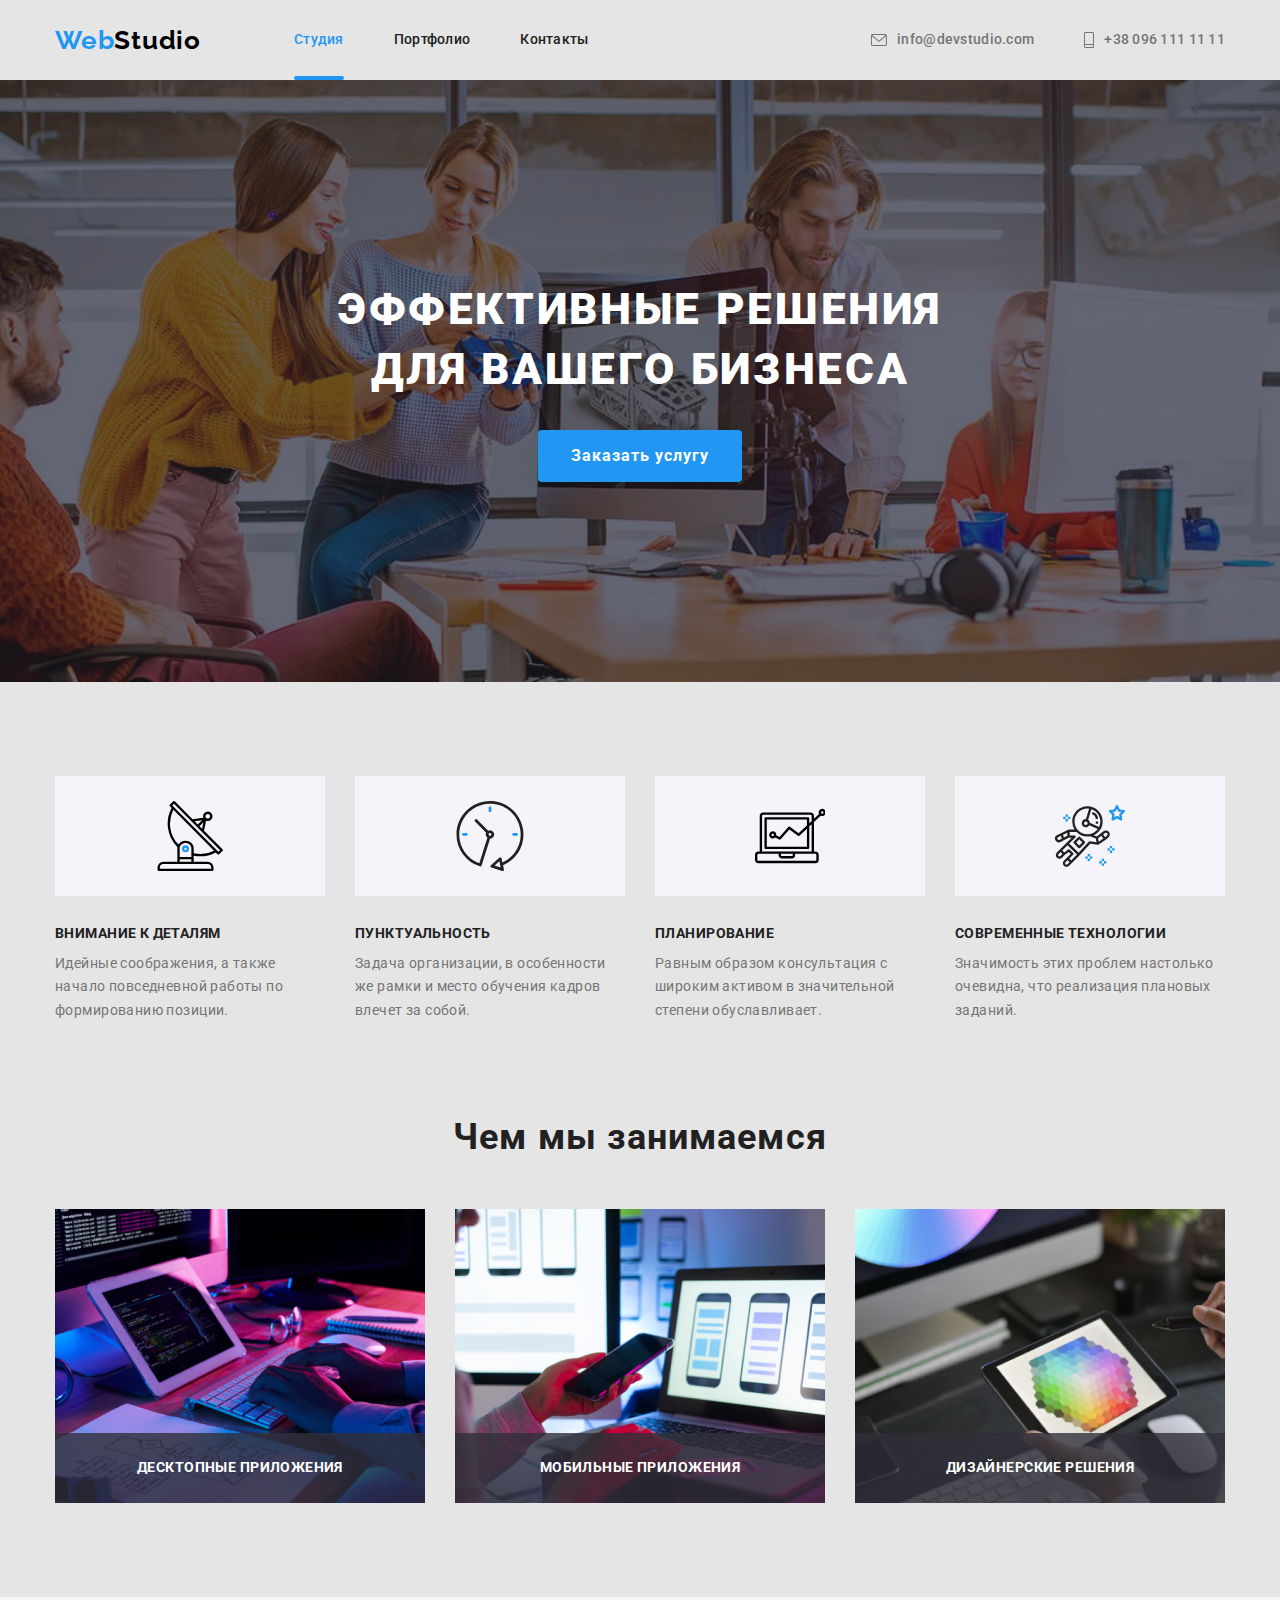
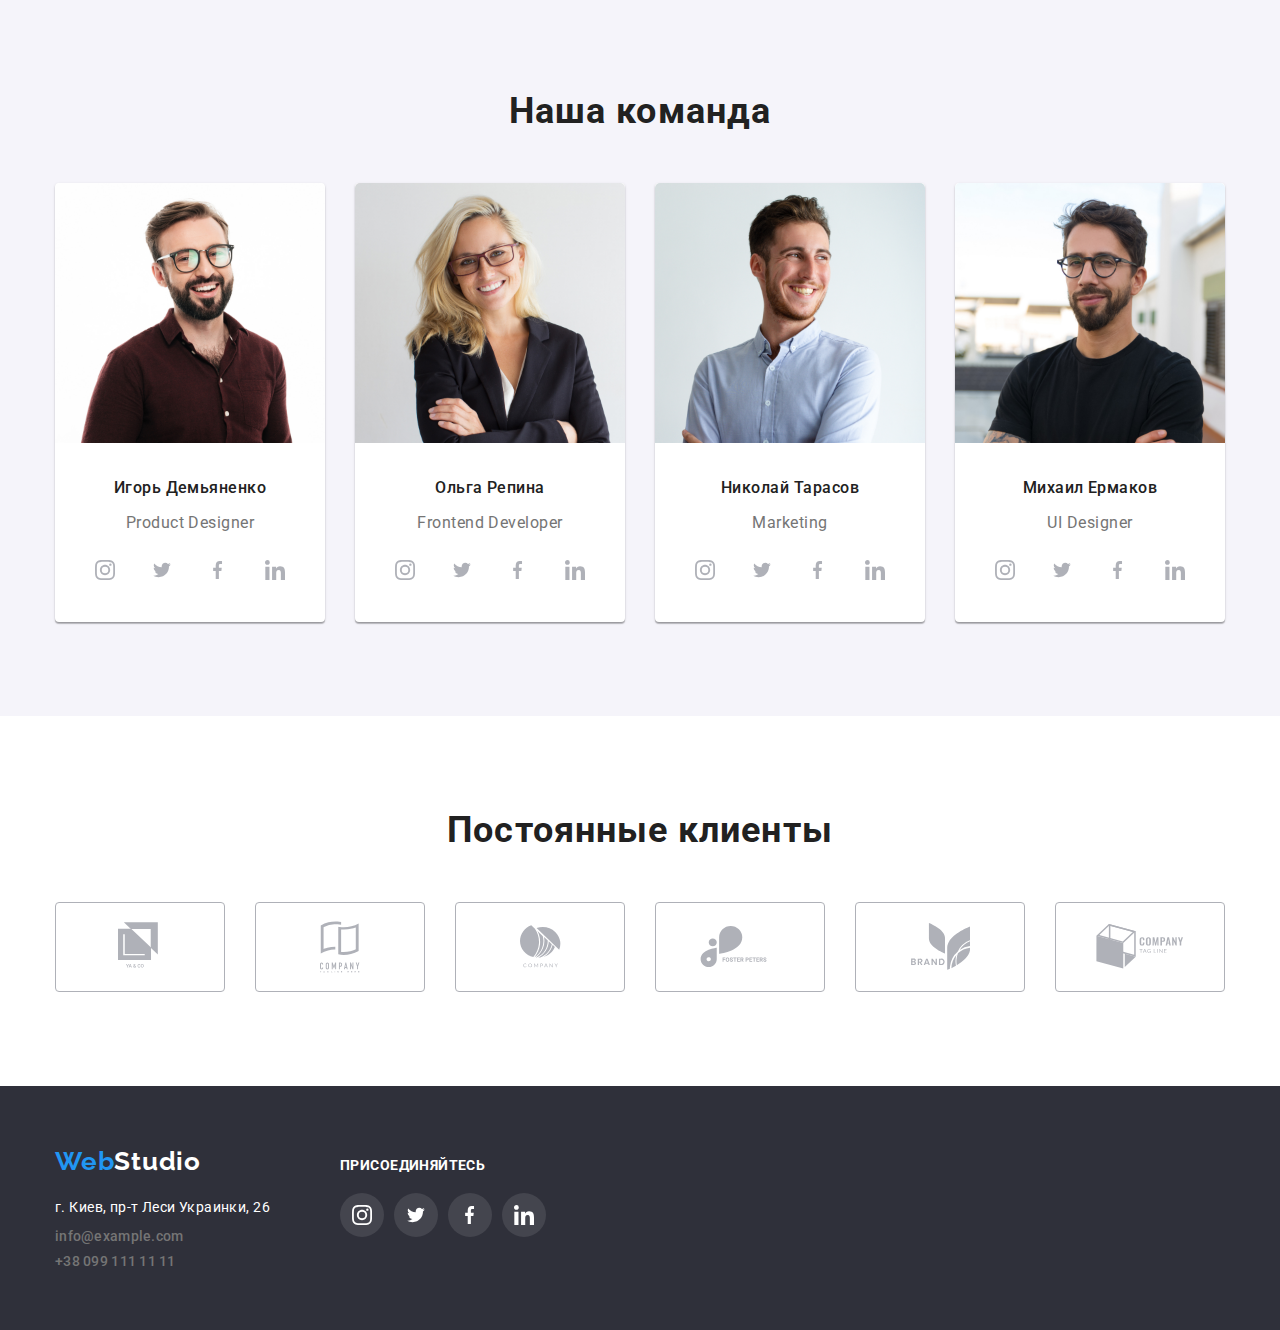
<file: index.html>
<!DOCTYPE html>
<html lang="ru">

<head>
    <meta charset="UTF-8">
    <meta name="viewport" content="width=device-width, initial-scale=1.0">
    <title>WebStudio</title>
    <link rel="stylesheet" href="./css/reset.css">
    <link rel="stylesheet" href="https://cdnjs.cloudflare.com/ajax/libs/modern-normalize/1.0.0/modern-normalize.min.css">
    <link rel="stylesheet" href="./css/styles.css">
    <link rel="preconnect" href="https://fonts.gstatic.com">
    <link href="https://fonts.googleapis.com/css2?family=Raleway:wght@700&display=swap" rel="stylesheet">
    <link rel="preconnect" href="https://fonts.gstatic.com">
    <link href="https://fonts.googleapis.com/css2?family=Roboto:wght@400;500;700;900&display=swap" rel="stylesheet">
</head>

<body>
    <header class="header">
        <div class="container">
            <div class="header-wrapper">
                <nav class="header-nav">
                    <a href="./index.html" class="logo">
                        <span class="logo-web">Web</span><span class="logo-header">Studio</span>
                    </a>
                    <ul class="header-pages">
                        <li class="item">
                            <a href="./index.html" class="header-link active-page">студия</a></li>
                        <li class="item">
                            <a href="./portfolio.html" class="header-link">портфолио</a></li>
                        <li class="item">
                            <a href="#" class="header-link">контакты</a></li>
                    </ul>
                </nav>
                <ul class="header-contacts">
                    <li class="item">
                        <a href="mailto:info@devstudio.com" class="contact-link">
                            <svg class="contact-icon" width="16" height="12">
                                <use href="./images/symbol-defs.svg#icon-mail"></use>
                            </svg>
                            info@devstudio.com
                        </a>
                    </li>
                    <li class="item">
                        <a href="tel:+380961111111" class="contact-link">
                            <svg class="contact-icon" width="10" height="16">
                                <use href="./images/symbol-defs.svg#icon-phone"></use>
                            </svg>
                            +38 096 111 11 11
                        </a>
                    </li>
                </ul>
            </div>
        </div>
    </header>

    <main>
        <section class="hero hero-overlay">
            <h1 class="hero-title">эффективные решения для вашего бизнеса</h1>
            <button class="hero-button" data-open-modal>заказать услугу</button>
        </section>

        <section class="preferences">
            <div class="container">
                <h2 class="visually-hidden">преимущества</h2>
                <ul class="preferences-list">
                    <li class="item">
                        <div class="preferences-icon">
                            <svg class="icon" width="70" height="70">
                                <use href="./images/symbol-defs.svg#icon-satellite"></use>
                            </svg>
                        </div>
                        <h3 class="preferences-title">внимание к деталям</h3>
                        <p class="preferences-description">идейные соображения, а также начало повседневной работы по формированию позиции.</p>
                    </li>
                    <li class="item">
                        <div class="preferences-icon">
                            <svg class="icon" width="70" height="70">
                                <use href="./images/symbol-defs.svg#icon-clock"></use>
                            </svg>
                        </div>
                        <h3 class="preferences-title">пунктуальность</h3>
                        <p class="preferences-description">задача организации, в особенности же рамки и место обучения кадров влечет за собой.</p>
                    </li>
                    <li class="item">
                        <div class="preferences-icon">
                            <svg class="icon" width="70" height="70">
                                <use href="./images/symbol-defs.svg#icon-diagram"></use>
                            </svg>
                        </div>
                        <h3 class="preferences-title">планирование</h3>
                        <p class="preferences-description">равным образом консультация с широким активом в значительной степени обуславливает.</p>
                    </li>
                    <li class="item">
                        <div class="preferences-icon">
                            <svg class="icon" width="70" height="70">
                                <use href="./images/symbol-defs.svg#icon-astronaut"></use>
                            </svg>
                        </div>
                        <h3 class="preferences-title">современные технологии</h3>
                        <p class="preferences-description">значимость этих проблем настолько очевидна, что реализация плановых заданий.</p>
                    </li>
                </ul>
            </div>
        </section>

        <section class="occupation">
            <div class="container">
                <h2 class="occupation-title">чем мы занимаемся</h2>
                <ul class="occupation-list">
                    <li class="occupation-item">
                        <img src="./images/what-we-do.jpg" alt="Десктопные приложения" width="370">
                        <p class="occupation-description">десктопные приложения</p>
                    </li>
                    <li class="occupation-item">
                        <img src="./images/what-we-do-2.jpg" alt="Мобильные приложения" width="370">
                        <p class="occupation-description">мобильные приложения</p>
                    </li>
                    <li class="occupation-item">
                        <img src="./images/what-we-do-3.jpg" alt="Дизайнерские решения" width="370">
                        <p class="occupation-description">дизайнерские решения</p>
                    </li>
                </ul>
            </div>
        </section>

        <section class="team">
            <div class="container">
                <h2 class="team-title">наша команда</h2>
                <ul class="team-list">
                    <li class="item">
                        <img class="team-photo" src="./images/product-designer.jpg" alt="Product Designer" width="270">
                        <div class="team-wrapper">
                            <h3 class="team-member">игорь демьяненко</h3>
                            <p class="team-position">product designer</p>
                            <ul class="social-pages">
                                <li class="instagram-page">
                                    <a href="#" class="team-link instagram-link">
                                        <svg class="team-icon instagram-icon" width="20" height="20">
                                            <use href="./images/symbol-defs.svg#icon-instagram"></use>
                                        </svg>
                                    </a>
                                </li>
                                <li class="twitter-page">
                                    <a href="#" class="team-link twitter-link">
                                        <svg class="team-icon twitter-icon" width="20" height="16">
                                            <use href="./images/symbol-defs.svg#icon-twitter"></use>
                                        </svg>
                                    </a>
                                </li>
                                <li class="facebook-page">
                                    <a href="#" class="team-link facebook-link">
                                        <svg class="team-icon facebook-icon" width="10" height="20">
                                            <use href="./images/symbol-defs.svg#icon-facebook"></use>
                                        </svg>
                                    </a>
                                </li>
                                <li class="linkedin-page">
                                    <a href="#" class="team-link linkedin-link">
                                        <svg class="team-icon linkedin-icon" width="20" height="20">
                                            <use href="./images/symbol-defs.svg#icon-linkedin"></use>
                                        </svg>
                                    </a>
                                </li>
                            </ul>
                        </div>
                    </li>
                    <li class="item">
                        <img class="team-photo" src="./images/frontend-developer.jpg" alt="Frontend Developer" width="270">
                        <div class="team-wrapper">
                            <h3 class="team-member">ольга репина</h3>
                            <p class="team-position">frontend developer</p>
                            <ul class="social-pages">
                                <li class="instagram-page">
                                    <a href="#" class="team-link instagram-link">
                                        <svg class="team-icon instagram-icon" width="20" height="20">
                                            <use href="./images/symbol-defs.svg#icon-instagram"></use>
                                        </svg>
                                    </a>
                                </li>
                                <li class="twitter-page">
                                    <a href="#" class="team-link twitter-link">
                                        <svg class="team-icon twitter-icon" width="20" height="16">
                                            <use href="./images/symbol-defs.svg#icon-twitter"></use>
                                        </svg>
                                    </a>
                                </li>
                                <li class="facebook-page">
                                    <a href="#" class="team-link facebook-link">
                                        <svg class="team-icon facebook-icon" width="10" height="20">
                                            <use href="./images/symbol-defs.svg#icon-facebook"></use>
                                        </svg>
                                    </a>
                                </li>
                                <li class="linkedin-page">
                                    <a href="#" class="team-link linkedin-link">
                                        <svg class="team-icon linkedin-icon" width="20" height="20">
                                            <use href="./images/symbol-defs.svg#icon-linkedin"></use>
                                        </svg>
                                    </a>
                                </li>
                            </ul>
                        </div>
                    </li>
                    <li class="item">
                        <img class="team-photo" src="./images/marketing.jpg" alt="Marketing" width="270">
                        <div class="team-wrapper">
                            <h3 class="team-member">николай тарасов</h3>
                            <p class="team-position">marketing</p>
                            <ul class="social-pages">
                                <li class="instagram-page">
                                    <a href="#" class="team-link instagram-link">
                                        <svg class="team-icon instagram-icon" width="20" height="20">
                                            <use href="./images/symbol-defs.svg#icon-instagram"></use>
                                        </svg>
                                    </a>
                                </li>
                                <li class="twitter-page">
                                    <a href="#" class="team-link twitter-link">
                                        <svg class="team-icon twitter-icon" width="20" height="16">
                                            <use href="./images/symbol-defs.svg#icon-twitter"></use>
                                        </svg>
                                    </a>
                                </li>
                                <li class="facebook-page">
                                    <a href="#" class="team-link facebook-link">
                                        <svg class="team-icon facebook-icon" width="10" height="20">
                                            <use href="./images/symbol-defs.svg#icon-facebook"></use>
                                        </svg>
                                    </a>
                                </li>
                                <li class="linkedin-page">
                                    <a href="#" class="team-link linkedin-link">
                                        <svg class="team-icon linkedin-icon" width="20" height="20">
                                            <use href="./images/symbol-defs.svg#icon-linkedin"></use>
                                        </svg>
                                    </a>
                                </li>
                            </ul>
                        </div>
                    </li>
                    <li class="item">
                        <img class="team-photo" src="./images/ui-designer.jpg" alt="UI Designer" width="270">
                        <div class="team-wrapper">
                            <h3 class="team-member">михаил ермаков</h3>
                            <p class="team-position">UI designer</p>
                            <ul class="social-pages">
                                <li class="instagram-page">
                                    <a href="#" class="team-link instagram-link">
                                        <svg class="team-icon instagram-icon" width="20" height="20">
                                            <use href="./images/symbol-defs.svg#icon-instagram"></use>
                                        </svg>
                                    </a>
                                </li>
                                <li class="twitter-page">
                                    <a href="#" class="team-link twitter-link">
                                        <svg class="team-icon twitter-icon" width="20" height="16">
                                            <use href="./images/symbol-defs.svg#icon-twitter"></use>
                                        </svg>
                                    </a>
                                </li>
                                <li class="facebook-page">
                                    <a href="#" class="team-link facebook-link">
                                        <svg class="team-icon facebook-icon" width="10" height="20">
                                            <use href="./images/symbol-defs.svg#icon-facebook"></use>
                                        </svg>
                                    </a>
                                </li>
                                <li class="linkedin-page">
                                    <a href="#" class="team-link linkedin-link">
                                        <svg class="team-icon linkedin-icon" width="20" height="20">
                                            <use href="./images/symbol-defs.svg#icon-linkedin"></use>
                                        </svg>
                                    </a>
                                </li>
                            </ul>
                        </div>
                    </li>
                </ul>
            </div>
        </section>
        <section class="customers">
            <div class="container">
                <h2 class="customers-title">постоянные клиенты</h2>
                <ul class="customers-list">
                    <li class="customers-box">
                        <a href="#" class="customers-link">
                            <svg class="customers-icon" width="44" height="49">
                                <use href="./images/symbol-defs.svg#icon-yaco"></use>
                            </svg>
                        </a>
                    </li>
                    <li class="customers-box">
                        <a href="#" class="customers-link">
                            <svg class="customers-icon" width="40" height="52">
                                <use href="./images/symbol-defs.svg#icon-tagline"></use>
                            </svg>
                        </a>
                    </li>
                    <li class="customers-box">
                        <a href="#" class="customers-link">
                            <svg class="customers-icon" width="41" height="43">
                                <use href="./images/symbol-defs.svg#icon-company"></use>
                            </svg>
                        </a>
                    </li>
                    <li class="customers-box">
                        <a href="#" class="customers-link">
                            <svg class="customers-icon" width="80" height="42">
                                <use href="./images/symbol-defs.svg#icon-foster-peters"></use>
                            </svg>
                        </a>
                    </li>
                    <li class="customers-box">
                        <a href="#" class="customers-link">
                            <svg class="customers-icon" width="59" height="47">
                                <use href="./images/symbol-defs.svg#icon-brand"></use>
                            </svg>
                        </a>
                    </li>
                    <li class="customers-box">
                        <a href="#" class="customers-link">
                            <svg class="customers-icon" width="88" height="45">
                                <use href="./images/symbol-defs.svg#icon-company-tagline"></use>
                            </svg>
                        </a>
                    </li>
                </ul>
            </div>
        </section>
    </main>

    <footer class="footer">
        <div class="container">
            <div class="footer-wrapper">
                <div class="address-block">
                    <a href="./index.html" class="logo-footer">
                        <span class="logo-web">Web</span><span class="footer-logo">Studio</span>
                    </a>
                    <address class="address-list">
                        <p class="address">г. Киев, пр-т Леси Украинки, 26</p>
                        <p class="address-email"><a href="mailto:info@example.com" class="contact-email">info@example.com</a></p>
                        <p class="address-phone"><a href="tel:+380991111111" class="contact-phone">+38 099 111 11 11</a></p>
                    </address>
                </div>
                <div class="social-block">
                    <p class="join">присоединяйтесь</p>
                    <ul class="social-list">
                        <li class="instagram-page">
                            <a href="#" class="social-link instagram-link">
                                <svg class="social-icon instagram-icon" width="20" height="20">
                                    <use href="./images/symbol-defs.svg#icon-instagram"></use>
                                </svg>
                            </a>
                        </li>
                        <li class="twitter-page">
                            <a href="#" class="social-link twitter-link">
                                <svg class="social-icon twitter-icon" width="20" height="16">
                                    <use href="./images/symbol-defs.svg#icon-twitter"></use>
                                </svg>
                            </a>
                        </li>
                        <li class="facebook-page">
                            <a href="#" class="social-link facebook-link">
                                <svg class="social-icon facebook-icon" width="10" height="20">
                                    <use href="./images/symbol-defs.svg#icon-facebook"></use>
                                </svg>
                            </a>
                        </li>
                        <li class="linkedin-page">
                            <a href="#" class="social-link linkedin-link">
                                <svg class="social-icon linkedin-icon" width="20" height="20">
                                    <use href="./images/symbol-defs.svg#icon-linkedin"></use>
                                </svg>
                            </a>
                        </li>
                    </ul>
                </div>
            </div>
        </div>
    </footer>

    <div class="backdrop is-hidden" data-backdrop>
        <div class="modal">
            <p class="modal-description">Оставьте свои данные, мы вам перезвоним</p>
            <form action="" class="modal-form">
                <ul class="modal-list">
                    <li class="modal-item">
                        <label for="name" class="form-name">Имя</label>
                        <input type="name" name="name" id="name" placeholder="">
                    </li>
                    <li class="modal-item">
                        <label for="tel" class="form-tel">Телефон</label>
                        <input type="tel" id="" placeholder="">
                    </li>
                    <li class="modal-item">
                        <label for="" class="form-mail">Почта</label>
                        <input type="email" id="" placeholder="">
                    </li>
                    <li class="modal-item">
                        <label for="" class="form-comments">Комментарий</label>
                        <textarea name="" id="" rows="10" id="" placeholder=""></textarea>
                    </li>
                    <li class="modal-item">
                        <input type="checkbox" id="agree" placeholder="">
                        <label for="agree" class="form-agree">Соглашаюсь с рассылкой и принимаю <a href="#" class="agree-link">Условия договора</a>
                        </label>
                    </li>
                </ul>

            </form>
            <button class="modal-close" data-close-modal>&times;</button>
        </div>
    </div>
    <script src="./js/modal.js"></script>
</body>

</html>
</file>
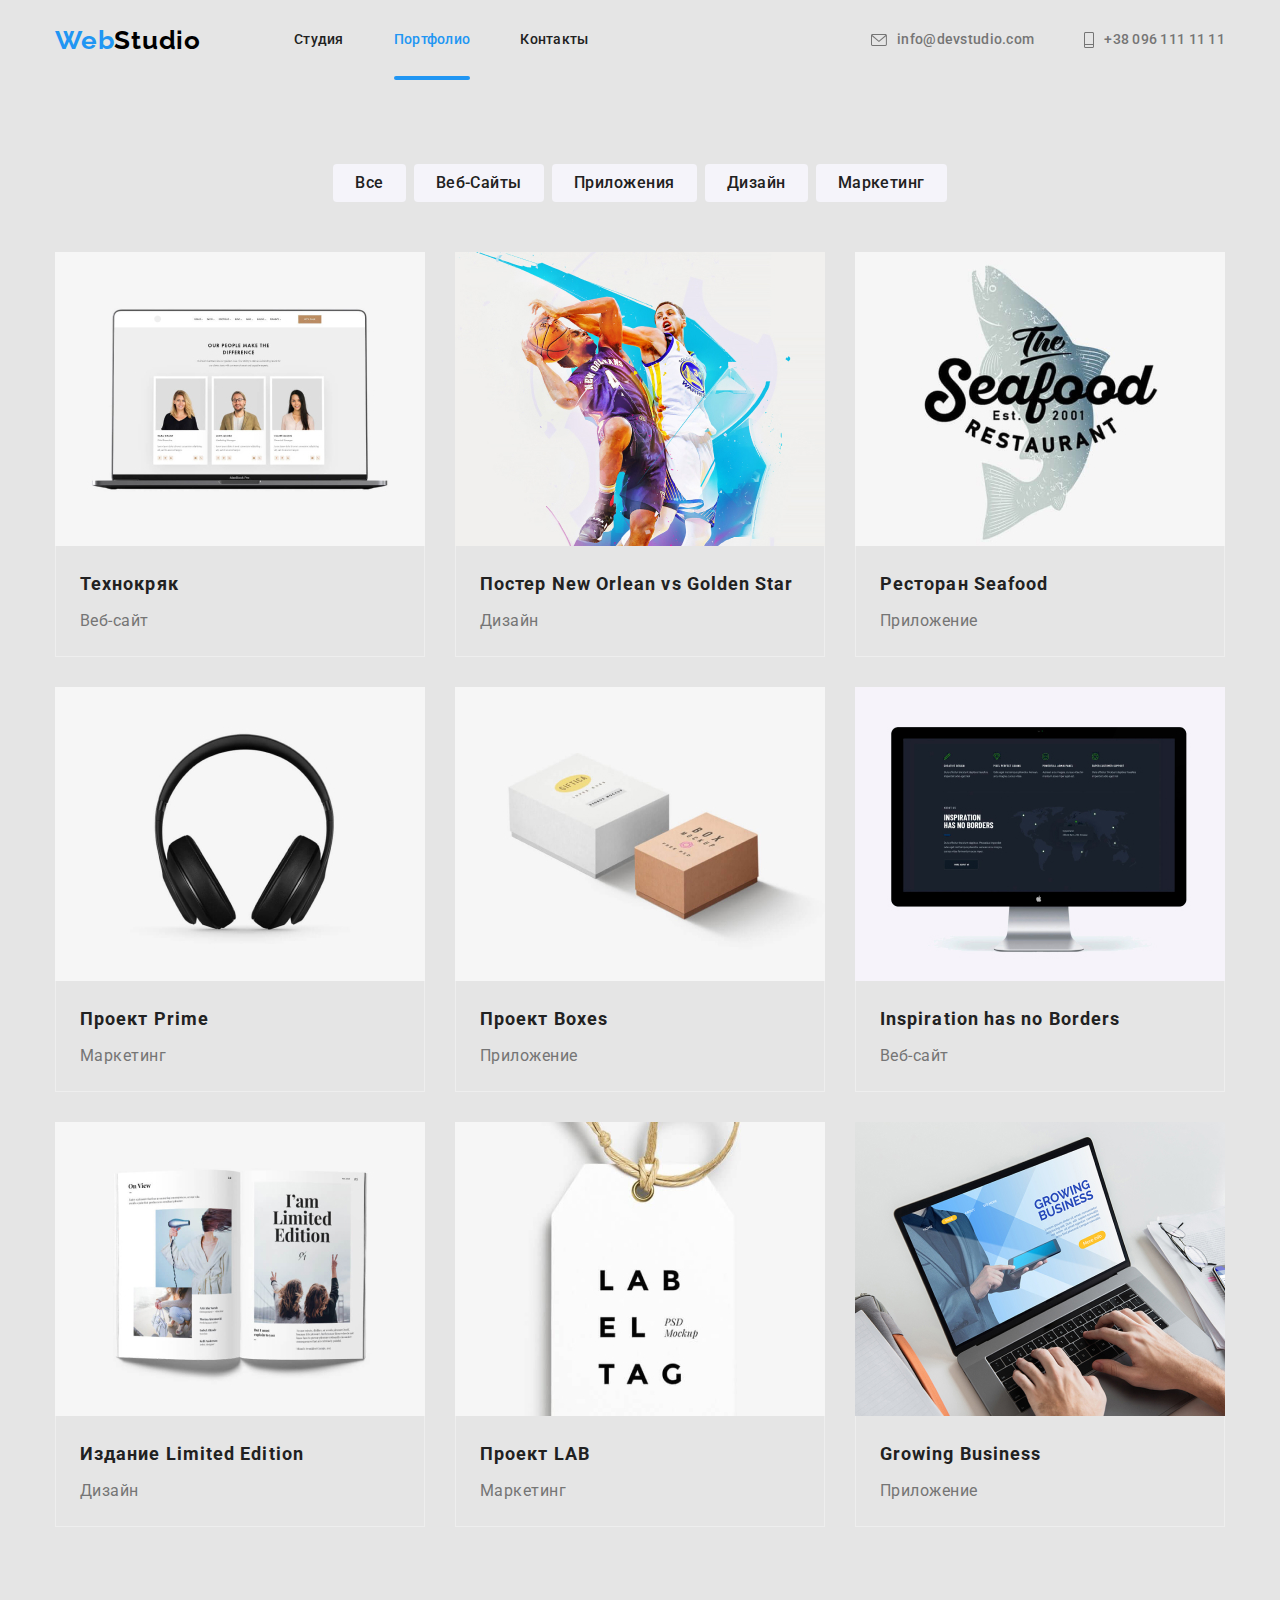
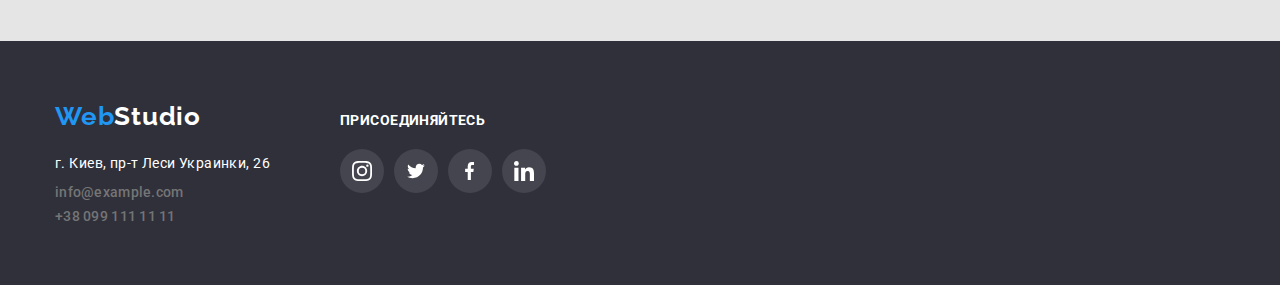
<file: portfolio.html>
<!DOCTYPE html>
<html lang="ru">

<head>
    <meta charset="UTF-8">
    <meta name="viewport" content="width=device-width, initial-scale=1.0">
    <title>WebStudio</title>
    <link rel="stylesheet" href="./css/reset.css">
    <link rel="stylesheet" href="https://cdnjs.cloudflare.com/ajax/libs/modern-normalize/1.0.0/modern-normalize.min.css">
    <link rel="stylesheet" href="./css/styles.css">
    <link rel="preconnect" href="https://fonts.gstatic.com">
    <link href="https://fonts.googleapis.com/css2?family=Raleway:wght@700&display=swap" rel="stylesheet">
    <link rel="preconnect" href="https://fonts.gstatic.com">
    <link href="https://fonts.googleapis.com/css2?family=Roboto:wght@400;500;700;900&display=swap" rel="stylesheet">
</head>

<body>
    <header class="header">
        <div class="container">
            <div class="header-wrapper">
                <nav class="header-nav">
                    <a href="./index.html" class="logo">
                        <span class="logo-web">Web</span><span class="logo-header">Studio</span>
                    </a>
                    <ul class="header-pages">
                        <li class="item">
                            <a href="./index.html" class="header-link">студия</a></li>
                        <li class="item">
                            <a href="./portfolio.html" class="header-link active-page">портфолио</a></li>
                        <li class="item">
                            <a href="#" class="header-link">контакты</a></li>
                    </ul>
                </nav>
                <ul class="header-contacts">
                    <li class="item">
                        <a href="mailto:info@devstudio.com" class="contact-link">
                            <svg class="contact-icon" width="16" height="12">
                                <use href="./images/symbol-defs.svg#icon-mail"></use>
                            </svg>
                            info@devstudio.com
                        </a>
                    </li>
                    <li class="item">
                        <a href="tel:+380961111111" class="contact-link">
                            <svg class="contact-icon" width="10" height="16">
                                <use href="./images/symbol-defs.svg#icon-phone"></use>
                            </svg>
                            +38 096 111 11 11
                        </a>
                    </li>
                </ul>
            </div>
        </div>
    </header>

    <main>
        <section class="portfolio">
            <div class="container">
                <h2 class="portfolio-title">Наше портфолио</h2>
                <ul class="category-list">
                    <li class="item"><a href="#" class="category-link all">все</a></li>
                    <li class="item"><a href="#" class="category-link websites">веб-сайты</a></li>
                    <li class="item"><a href="#" class="category-link application">приложения</a></li>
                    <li class="item"><a href="#" class="category-link design">дизайн</a></li>
                    <li class="item"><a href="#" class="category-link margeting">маркетинг</a></li>
                </ul>
                <ul class="portfolio-list">
                    <li class="card">
                        <a href="#" class="card-link">
                            <div class="card-overlay">
                                <img src="./images/portfolio/techno.jpg" alt="Технокряк">
                                <p class="card-description">
                                    Технокряк это современная площадка распространения коронавируса. Компании используют эту платформу для цифрового шпионажа и атак на защищённые сервера конкурентов.
                                </p>
                            </div>
                            <div class="card-wrapper">
                                <h3 class="card-title">Технокряк</h3>
                                <p class="card-work">Веб-сайт</p>
                            </div>
                        </a>
                    </li>
                    <li class="card">
                        <a href="#" class="card-link">
                            <div class="card-overlay">
                                <img src="./images/portfolio/new-orlean.jpg" alt="Постер New Orlean vs Golden Star">
                                <p class="card-description">Технокряк это современная площадка распространения коронавируса. Компании используют эту платформу для цифрового шпионажа и атак на защищённые сервера конкурентов.</p>
                            </div>
                            <div class="card-wrapper">
                                <h3 class="card-title">Постер New Orlean vs Golden Star</h3>
                                <p class="card-work">Дизайн</p>
                            </div>
                        </a>
                    </li>
                    <li class="card">
                        <a href="#" class="card-link">
                            <div class="card-overlay">
                                <img src="./images/portfolio/seafood.jpg" alt="Ресторан Seafood">
                            <p class="card-description">Технокряк это современная площадка распространения коронавируса. Компании используют эту платформу для цифрового шпионажа и атак на защищённые сервера конкурентов.</p>
                            </div>
                            <div class="card-wrapper">
                                <h3 class="card-title">Ресторан Seafood</h3>
                                <p class="card-work">Приложение</p>
                            </div>
                        </a>
                    </li>
                    <li class="card">
                        <a href="#" class="card-link">
                            <div class="card-overlay">
                                <img src="./images/portfolio/prime.jpg" alt="Проект Prime">
                            <p class="card-description">Технокряк это современная площадка распространения коронавируса. Компании используют эту платформу для цифрового шпионажа и атак на защищённые сервера конкурентов.</p>
                            </div>
                            <div class="card-wrapper">
                                <h3 class="card-title">Проект Prime</h3>
                                <p class="card-work">Маркетинг</p>
                            </div>
                        </a>
                    </li>
                    <li class="card">
                        <a href="#" class="card-link">
                            <div class="card-overlay">
                                <img src="./images/portfolio/boxes.jpg" alt="Проект Boxes">
                            <p class="card-description">Технокряк это современная площадка распространения коронавируса. Компании используют эту платформу для цифрового шпионажа и атак на защищённые сервера конкурентов.</p>
                            </div>
                            <div class="card-wrapper">
                                <h3 class="card-title">Проект Boxes</h3>
                                <p class="card-work">Приложение</p>
                            </div>
                        </a>
                    </li>
                    <li class="card">
                        <a href="#" class="card-link">
                            <div class="card-overlay">
                                <img src="./images/portfolio/inspiration.jpg" alt="Inspiration has no Borders">
                            <p class="card-description">Технокряк это современная площадка распространения коронавируса. Компании используют эту платформу для цифрового шпионажа и атак на защищённые сервера конкурентов.</p>
                            </div>
                            <div class="card-wrapper">
                                <h3 class="card-title">Inspiration has no Borders</h3>
                                <p class="card-work">Веб-сайт</p>
                            </div>
                        </a>
                    </li>
                    <li class="card">
                        <a href="#" class="card-link">
                            <div class="card-overlay">
                                <img src="./images/portfolio/limited-edition.jpg" alt="Издание Limited Edition">
                            <p class="card-description">Технокряк это современная площадка распространения коронавируса. Компании используют эту платформу для цифрового шпионажа и атак на защищённые сервера конкурентов.</p>
                            </div>
                            <div class="card-wrapper">
                                <h3 class="card-title">Издание Limited Edition</h3>
                                <p class="card-work">Дизайн</p>
                            </div>
                        </a>
                    </li>
                    <li class="card">
                        <a href="#" class="card-link">
                            <div class="card-overlay">
                                <img src="./images/portfolio/lab.jpg" alt="Проект LAB">
                            <p class="card-description">Технокряк это современная площадка распространения коронавируса. Компании используют эту платформу для цифрового шпионажа и атак на защищённые сервера конкурентов.</p>
                            </div>
                            <div class="card-wrapper">
                                <h3 class="card-title">Проект LAB</h3>
                                <p class="card-work">Маркетинг</p>
                            </div>
                        </a>
                    </li>
                    <li class="card">
                        <a href="#" class="card-link">
                            <div class="card-overlay">
                                <img src="./images/portfolio/growing-business.jpg" alt="Growing Business">
                            <p class="card-description">Технокряк это современная площадка распространения коронавируса. Компании используют эту платформу для цифрового шпионажа и атак на защищённые сервера конкурентов.</p>
                            </div>
                            <div class="card-wrapper">
                                <h3 class="card-title">Growing Business</h3>
                                <p class="card-work">Приложение</p>
                            </div>
                        </a>
                    </li>
                </ul>
            </div>
        </section>
    </main>

    <footer class="footer">
        <div class="container">
            <div class="footer-wrapper">
                <div class="address-block">
                    <a href="./index.html" class="logo-footer">
                        <span class="logo-web">Web</span><span class="footer-logo">Studio</span>
                    </a>
                    <address class="address-list">
                        <p class="address">г. Киев, пр-т Леси Украинки, 26</p>
                        <p class="address-email"><a href="mailto:info@example.com" class="contact-email">info@example.com</a></p>
                        <p class="address-phone"><a href="tel:+380991111111" class="contact-phone">+38 099 111 11 11</a></p>
                    </address>
                </div>
                <div class="social-block">
                    <p class="join">присоединяйтесь</p>
                    <ul class="social-list">
                        <li class="instagram-page">
                            <a href="#" class="social-link instagram-link">
                                <svg class="social-icon instagram-icon" width="20" height="20">
                                    <use href="./images/symbol-defs.svg#icon-instagram"></use>
                                </svg>
                            </a>
                        </li>
                        <li class="twitter-page">
                            <a href="#" class="social-link twitter-link">
                                <svg class="social-icon twitter-icon" width="20" height="16">
                                    <use href="./images/symbol-defs.svg#icon-twitter"></use>
                                </svg>
                            </a>
                        </li>
                        <li class="facebook-page">
                            <a href="#" class="social-link facebook-link">
                                <svg class="social-icon facebook-icon" width="10" height="20">
                                    <use href="./images/symbol-defs.svg#icon-facebook"></use>
                                </svg>
                            </a>
                        </li>
                        <li class="linkedin-page">
                            <a href="#" class="social-link linkedin-link">
                                <svg class="social-icon linkedin-icon" width="20" height="20">
                                    <use href="./images/symbol-defs.svg#icon-linkedin"></use>
                                </svg>
                            </a>
                        </li>
                    </ul>
                </div>
            </div>
        </div>
    </footer>

</body>

</html>
</file>
<file: css/styles.css>
:root {
    --primary-text-color: #212121;
    --hero-text-color: #FFFFFF;
    --secondary-text-color: #757575;
    --color-icon: #AFB1B8;
    --accent-text-color: #2196F3;
    --background-main-color: #FFFFFF;
    --background-footer-color: #2F303A;
    --background-category-color: #F5F4FA;
    --background-portfolio-color: #E5E5E5;
}

body {
    background-color: var(--background-portfolio-color);
    margin: 0;
    padding: 0;
    font-family: Roboto, sans-serif;
    font-size: 14px;
}

img {
    display: block;
    max-width: 100%;
    height: auto;
}

/* STUDIO PAGE */

.header {
    position: relative;
}

.header::after {
    position: absolute;
    content: '';
    bottom: 0;
    width: 100%;
    max-width: 1600px;
    height: 1px;
    background-color: var(--background-portfolio-color);
}

.container {
    width: 1200px;
    margin: 0 auto;
    padding-left: 15px;
    padding-right: 15px;
}

.header-wrapper {
    display: flex;
    align-items: center;
}

.header-wrapper a {
    transition: 250ms cubic-bezier(0.4, 0, 0.2, 1);
}
/* section HEADER */
.header-nav {
    display: flex;
    align-items: center;
}

.logo-web {
    font-family: Raleway, sans-serif;
    font-style: normal;
    font-weight: 700;
    font-size: 26px;
    line-height: 1.19;
    letter-spacing: 0.03em;
    color: var(--accent-text-color);
}

.logo-header {
    font-family: Raleway, sans-serif;
    font-style: normal;
    font-weight: 700;
    font-size: 26px;
    line-height: 1.19;
    letter-spacing: 0.03em;
    color: #000000;
}

.header-pages {
    display: flex;
    margin-top: 0;
    margin-bottom: 0;
    margin-left: 93px;
    padding-inline-start: 0;
    list-style: none;
}

.header-pages .item {
    position: relative;
}

.header-pages .item:not(:first-child) {
    margin-left: 50px;
}

.header-link {
    display: inline-block;
    padding-top: 32px;
    padding-bottom: 32px;
    font-weight: 500;
    line-height: 1.14;
    letter-spacing: 0.02em;
    text-decoration: none;
    text-transform: capitalize;
    color: var(--primary-text-color);
}

.header-link:focus, .header-link:hover, .active-page {
    color: var(--accent-text-color);
    cursor: pointer;
}

.active-page::after {
    display: block;
    position: absolute;
    content: '';
    bottom: 0px;
    z-index: 2;
    width: 100%;
    height: 4px;
    border-radius: 2px;
    background-color: var(--accent-text-color);
}

.header-contacts {
    display: flex;
    align-items: center;
    margin-top: 0;
    margin-bottom: 0;
    margin-left: auto;
    list-style: none;
}

.header-contacts .item:not(:first-child) {
    margin-left: 50px;
}

.contact-icon {
    margin-right: 10px;
    fill: currentColor;
}

.contact-link {
    display: flex;
    align-items: center;
    padding-top: 32px;
    padding-bottom: 32px;
    font-style: normal;
    font-weight: 500;
    line-height: 1.14;
    letter-spacing: 0.02em;
    text-decoration: none;
    color: var(--secondary-text-color);
}

.contact-link:focus, .contact-link:hover {
    color: var(--accent-text-color);
    fill: var(--accent-text-color);
    cursor: pointer;
}

/* section HERO */
.hero {
    width: 100%;
    padding-top: 200px;
    padding-bottom: 200px;
    text-align: center;
}

.hero-overlay {
    max-width: 1600px;
    background-color: var(--background-color);
    background-image:  linear-gradient(to right, rgba(47, 48, 58, 0.4), rgba(47, 48, 58, 0.4)), url("../images/hero-bg.jpg");
    background-repeat: no-repeat;
    background-position: center;
    background-size: cover;
}

.hero-title {
    width: 696px;
    margin: 0 auto 30px;
    font-weight: 900;
    font-size: 44px;
    line-height: 1.36;
    letter-spacing: 0.06em;
    text-transform: uppercase;
    color: var(--hero-text-color);
}

.hero-button {
    display: inline-block;
    padding: 10px 32px;
    font-weight: 700;
    font-size: 16px;
    line-height: 1.87;
    letter-spacing: 0.06em;
    border: 1px solid transparent;
    border-radius: 4px;
    cursor: pointer;
    background-color: var(--accent-text-color);
    color: var(--hero-text-color);
}

.hero-button::first-letter {
    text-transform: capitalize;
}

/* section PREFERENCES */
.preferences {
    padding-top: 94px;
    padding-bottom: 94px;
}

.preferences-list {
    display: flex;
    margin-top: 0;
    margin-bottom: 0;
    list-style: none;
}

.preferences-list .item:not(:first-child) {
    margin-left: 30px;
}

.preferences-icon {
    display: flex;
    justify-content: center;
    align-items: center;
    width: 270px;
    height: 120px;
    margin-bottom: 30px;
    background-color: var(--background-category-color);
}

.preferences-title {
    margin-top: 0;
    margin-bottom: 10px;
    font-weight: 700;
    font-size: 14px;
    line-height: 1.14;
    letter-spacing: 0.03em;
    text-transform: uppercase;
    color: var(--primary-text-color);
}

.preferences-description {
    margin-top: 0;
    margin-bottom: 0;
    font-weight: 400;
    line-height: 1.71;
    letter-spacing: 0.03em;
    color: var(--secondary-text-color);
}

.preferences-description::first-letter {
    text-transform: capitalize;
}

/* section OCCUPATION */
.occupation {
    padding-bottom: 94px;
    text-align: center;
}

.occupation-title {
    margin-top: 0;
    margin-bottom: 50px;
    font-weight: 700;
    font-size: 36px;
    line-height: 1.16;
    letter-spacing: 0.03em;
    color: var(--primary-text-color);
}

.occupation-title::first-letter {
    text-transform: capitalize;
}

.occupation-list {
    display: flex;
    justify-content: space-between;
    margin-top: 0;
    margin-bottom: 0;
    padding: 0;
    list-style: none;
}

.occupation-list > .occupation-item {
    position: relative;
}

.occupation-description {
    position: absolute;
    bottom: 0;
    display: block;
    width: 100%;
    height: 70px;
    padding-top: 27px;
    padding-bottom: 27px;
    font-style: normal;
    font-weight: 700;
    font-size: 14px;
    line-height: 1.14;
    text-align: center;
    letter-spacing: 0.03em;
    text-transform: uppercase;
    background-color: rgba(47, 48, 58, 0.8);
    color: var(--hero-text-color);
}

/* section TEAM */
.team {
    padding-top: 94px;
    padding-bottom: 94px;
    text-align: center;
    background-color: var(--background-category-color);
}

.team-title {
    margin-top: 0;
    margin-bottom: 50px;
    font-weight: 700;
    font-size: 36px;
    line-height: 1.16;
    letter-spacing: 0.03em;
    color: var(--primary-text-color);
}

.team-title::first-letter {
    text-transform: capitalize;
}

.team-list {
    display: flex;
    margin-top: 0;
    margin-bottom: 0;
    padding: 0;
    list-style: none;
}

.team-list > .item {
    background-color: var(--hero-text-color);
    box-shadow: 0px 1px 3px rgba(0, 0, 0, 0.12), 0px 1px 1px rgba(0, 0, 0, 0.14), 0px 2px 1px rgba(0, 0, 0, 0.2);
    border-radius: 4px;
}

.team-list .item:not(:first-child) {
    margin-left: 30px;
}

.team-photo {
    border-top-left-radius: 5px;
    border-top-right-radius: 5px;
}

.team-wrapper {
    padding-top: 30px;
    padding-bottom: 30px;
    padding-left: 15px;
    padding-right: 15px;
}

.team-member {
    margin-bottom: 10px;
    font-weight: 500;
    font-size: 16px;
    line-height: 1.87;
    letter-spacing: 0.03em;
    text-transform: capitalize;
    color: var(--primary-text-color);
}

.team-position {
    margin-top: 0;
    margin-bottom: 16px;
    font-weight: 400;
    font-size: 16px;
    line-height: 1.19;
    text-align: center;
    letter-spacing: 0.03em;
    text-transform: capitalize;
    color: var(--secondary-text-color);
}

.social-pages {
    display: flex;
    justify-content: space-evenly;
    align-items: center;
}

.team-link {
    display: flex;
    justify-content: center;
    align-items: center;
    width: 44px;
    height: 44px;
    transition: 250ms cubic-bezier(0.4, 0, 0.2, 1);
    border-radius: 50%;
    color: var(--color-icon);
}

.team-icon {
    fill: currentColor;
}

.team-link:hover, .team-link:focus {
    transform: scale(1.25);
    background-color: var(--accent-text-color);
    color: var(--hero-text-color);
}

/* section CUSTOMERS */
.customers {
    padding-top: 94px;
    padding-bottom: 94px;
    background-color: var(--hero-text-color);
}

.customers-title {
    margin-top: 0;
    margin-bottom: 50px;
    font-style: normal;
    font-weight: 700;
    font-size: 36px;
    line-height: 1.16;
    text-align: center;
    letter-spacing: 0.03em;
    color: var(--primary-text-color);
}

.customers-title::first-letter {
    text-transform: capitalize;
}

.customers-list {
    display: flex;
    justify-content: space-between;
    align-items: center;
}

.customers-link {
    display: flex;
    justify-content: space-evenly;
    align-items: center;
    width: 170px;
    height: 90px;
    transition: 250ms cubic-bezier(0.4, 0, 0.2, 1);
    border: 1px solid var(--color-icon);
    border-radius: 4px;
    color: var(--color-icon);
}

.customers-icon {
    fill: currentColor;
}

.customers-link:hover, .customers-link:focus {
    transform: scale(1.25);
    border: 1px solid var(--accent-text-color);
    color: var(--accent-text-color);
}

/* section FOOTER */
.footer {
    padding-top: 60px;
    padding-bottom: 60px;
    background-color: var(--background-footer-color);
}

.footer-wrapper {
    display: flex;
}

.footer-wrapper a {
    transition: 250ms cubic-bezier(0.4, 0, 0.2, 1);
}

/* ADDRESS - BLOCK */
.logo-footer {
    display: block;
    margin-top: 0;
    margin-bottom: 20px;
    cursor: pointer;
}

.footer-logo {
    font-family: Raleway, sans-serif;
    font-style: normal;
    font-weight: 700;
    font-size: 26px;
    line-height: 1.19;
    letter-spacing: 0.03em;
    color: var(--hero-text-color);
}

.address-block {
    margin-right: 70px;
}

.address {
    margin-top: 0;
    margin-bottom: 9px;
    font-style: normal;
    font-weight: 400;
    line-height: 1.71;
    letter-spacing: 0.03em;
    color: var(--hero-text-color);
}

.address-email {
    margin-bottom: 9px;
}

.contact-email {
    font-style: normal;
    font-weight: 500;
    line-height: 1.14;
    letter-spacing: 0.02em;
    text-decoration: none;
    color: var(--secondary-text-color);
}

.contact-email:focus, .contact-email:hover {
    color: var(--accent-text-color);
    cursor: pointer;
}

.contact-phone {
    margin-top: 0;
    margin-bottom: 0;
    font-style: normal;
    font-weight: 500;
    line-height: 1.14;
    letter-spacing: 0.02em;
    text-decoration: none;
    color: var(--secondary-text-color);
}

.contact-phone:focus, .contact-phone:hover {
    color: var(--accent-text-color);
    cursor: pointer;
}

/* SOCIAL - BLOCK */
.social-block {
    display: flex;
    flex-direction: column;
    width: 206px;
    height: 80px;
}

.join {
    margin-top: 12px;
    margin-bottom: 20px;
    font-style: normal;
    font-weight: 700;
    font-size: 14px;
    line-height: 1.14;
    letter-spacing: 0.03em;
    text-transform: uppercase;
    color: var(--hero-text-color);
}

.social-list {
    display: flex;
    justify-content: space-between;
    align-items: center;
}

.social-link {
    display: flex;
    justify-content: center;
    align-items: center;
    width: 44px;
    height: 44px;
    border-radius: 50%;
    background-color: rgba(255, 255, 255, 0.1);
    color: var(--hero-text-color);
}

.social-icon {
    fill: currentColor;
}

.social-link:hover, .social-link:focus {
    background-color: var(--accent-text-color);
}

/* PORTFOLIO PAGE */

/* section PORTFOLIO */
.portfolio {
    padding-top: 70px;
    padding-bottom: 114px;
}

.portfolio-title {
    margin-top: 0;
    margin-bottom: 0;
    visibility: hidden;
}

.category-list {
    display: flex;
    justify-content: center;
    margin-top: 0;
    margin-bottom: 50px;
    padding: 0;
    list-style: none;
}

.category-list .item:not(:first-child) {
    margin-left: 8px;
}

.category-link {
    display: inline-block;
    padding: 6px 22px;
    transition: 250ms cubic-bezier(0.4, 0, 0.2, 1);
    font-weight: 500;
    font-size: 16px;
    line-height: 1.62;
    border-radius: 4px;
    text-transform: capitalize;
    text-decoration: none;
    text-align: center;
    letter-spacing: 0.03em;
    cursor: pointer;
    background-color: var(--background-category-color);
    color: var(--primary-text-color);
}
.category-link:focus, .category-link:hover {
    box-shadow: 0px 3px 1px rgba(0, 0, 0, 0.1), 0px 1px 2px rgba(0, 0, 0, 0.08), 0px 2px 2px rgba(0, 0, 0, 0.12);
}

.category-link:focus, .category-link:hover {
    background-color: var(--accent-text-color);
    color: var(--hero-text-color);
}


.portfolio-list {
    display: flex;
    flex-wrap: wrap;
    margin: 0;
    padding: 0;
    list-style: none;
}

.portfolio-list > .card {
    margin-right: 30px;
    margin-bottom: 30px;
    transition: box-shadow 250ms cubic-bezier(0.4, 0, 0.2, 1);
}

.portfolio-list .card:nth-child(3n) {
    margin-right: 0;
}

.portfolio-list .card:nth-last-child(-n+3) {
    margin-bottom: 0;
}

.card:focus, .card:hover {
    box-shadow: 0px 1px 1px rgba(0, 0, 0, 0.12), 0px 4px 4px rgba(0, 0, 0, 0.06), 1px 4px 6px rgba(0, 0, 0, 0.16);
}

.card-link {
    text-decoration: none;
}

.card-overlay {
    position: relative;
    overflow: hidden;
}

.card-wrapper {
    padding-top: 20px;
    padding-bottom: 20px;
    padding-left: 24px;
    padding-right: 24px;
    margin: 0;
    border-left: 1px solid #EEEEEE;
    border-right: 1px solid #EEEEEE;
    border-bottom: 1px solid #EEEEEE;
}

.card-description {
    display: block;
    position: absolute;
    top: 0;
    left: 0;
    padding: 64px 24px;
    font-weight: 400;
    font-size: 18px;
    line-height: 1.56;
    letter-spacing: 0.03em;
    transform: translateY(100%);
    transition: transform 250ms cubic-bezier(0.4, 0, 0.2, 1);
    background-color: var(--accent-text-color);
    opacity: 0.9;
    color: var(--hero-text-color);
}

.card-title {
    margin-top: 0;
    margin-bottom: 4px;
    font-weight: 700;
    font-size: 18px;
    line-height: 2;
    letter-spacing: 0.06em;
    color: var(--primary-text-color);
}

.card-work {
    margin: 0;
    font-weight: 400;
    font-size: 16px;
    line-height: 1.87;
    letter-spacing: 0.03em;
    color: var(--secondary-text-color);
}

.card:hover .card-description {
    transform: translateY(0);
}

/* MODAL WINDOW */
.backdrop {
    position: fixed;
    top: 0;
    left: 0;
    width: 100%;
    height: 100%;
    z-index: 3;
    background-color: rgba(0, 0, 0, 0.2);
    opacity: 1;
    transition: opacity 250ms cubic-bezier(0.4, 0, 0.2, 1);
}

.backdrop.is-hidden {
    opacity: 0;
    pointer-events: none;
}

.backdrop.is-hidden .modal {
    transform: translate(-50%, -50%) scale(0.9);
}

.modal {
    position: absolute;
    top: 50%;
    left: 50%;
    transform: translate(-50%, -50%) scale(1);
    width: 528px;
    height: 581px;
    background-color: #fff;

    transition: transform 250ms cubic-bezier(0.4, 0, 0.2, 1);
}

.modal-close {
    position: absolute;
    top: 8px;
    right: 8px;
    font-size: 36px;
    background-color: var(--background-category-color);
    color: var(--primary-text-color);
}
</file>
